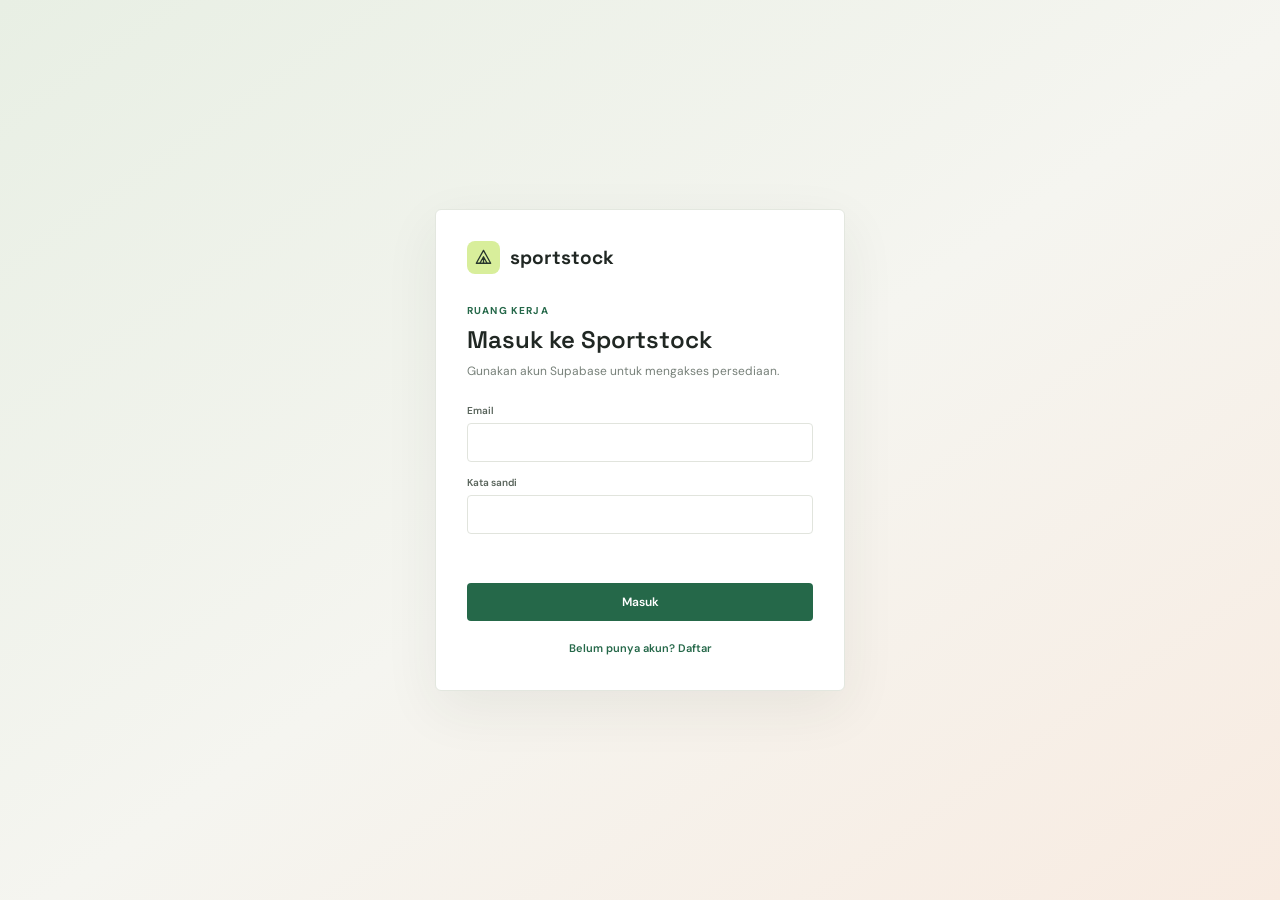
<file: index.html>
<!doctype html>
<html lang="id">
  <head>
    <meta charset="utf-8" />
    <meta name="viewport" content="width=device-width, initial-scale=1" />
    <meta http-equiv="refresh" content="0; url=./frontend/" />
    <title>Sportstock</title>
  </head>
  <body>
    <p>Membuka aplikasi Sportstock…</p>
    <p><a href="./frontend/">Klik di sini jika aplikasi tidak terbuka otomatis.</a></p>
    <script>
      window.location.replace(new URL("frontend/", window.location.href));
    </script>
  </body>
</html>
</file>
<file: frontend/styles.css>
:root {
  color-scheme: light;
  --paper: #f4f5f0;
  --white: #fff;
  --ink: #202723;
  --muted: #778079;
  --line: #e7e9e3;
  --green: #256849;
  --green-soft: #e7f1e9;
  --orange: #e37d48;
  --orange-soft: #fbefe7;
  --red: #c85048;
  --red-soft: #fbebea;
  --yellow: #b28a31;
  --yellow-soft: #f7f1df;
  --nav: #202c28;
  font-family: "DM Sans", sans-serif;
  font-synthesis: none;
  text-rendering: optimizeLegibility;
}

* { box-sizing: border-box; }
[hidden] { display: none !important; }
body { margin: 0; min-width: 320px; min-height: 100vh; background: var(--paper); color: var(--ink); }
button, input, select { font: inherit; }
button { color: inherit; }
.app-shell { min-height: 100vh; }
.sidebar { position: fixed; inset: 0 auto 0 0; z-index: 5; display: flex; width: 238px; flex-direction: column; padding: 28px 17px 18px; background: var(--nav); color: #fff; }
.brand { display: flex; align-items: center; gap: 10px; padding: 0 9px; color: #fff; font: 700 20px "Space Grotesk", sans-serif; text-decoration: none; letter-spacing: 0; }
.brand-mark { display: grid; width: 33px; height: 33px; place-items: center; border-radius: 10px; background: #d8ee9b; }
.brand-mark svg { width: 23px; fill: none; stroke: #26352d; stroke-linecap: round; stroke-linejoin: round; stroke-width: 1.8; }
.brand-light { color: #a7b2ab; font-weight: 500; }
.nav-label { margin: 49px 10px 12px; color: #91a097; font-size: 10px; font-weight: 700; letter-spacing: 1px; }
.main-nav { display: grid; gap: 5px; }
.nav-item { display: flex; min-height: 43px; align-items: center; gap: 13px; padding: 0 12px; border: 0; border-radius: 5px; background: transparent; color: #bac5be; cursor: pointer; text-align: left; font-size: 13px; }
.nav-item:hover { background: #2a3933; color: #fff; }
.nav-item.is-active { background: #35463e; color: #f2f7e9; }
.nav-icon { display: grid; width: 19px; place-items: center; color: #b4d180; font-size: 19px; line-height: 1; }
.sidebar-bottom { margin-top: auto; }
.sidebar-promo { min-height: 146px; padding: 15px 14px; border: 1px solid #3a4942; border-radius: 5px; background: radial-gradient(ellipse at 100% 0%, #45594a 0, transparent 65%), #293832; }
.promo-ball { display: grid; width: 29px; height: 29px; place-items: center; border: 1px solid #8ea66e; border-radius: 50%; color: #d6e4b3; font-size: 20px; }
.sidebar-promo p { margin: 14px 0 4px; font: 600 13px "Space Grotesk", sans-serif; }
.sidebar-promo span { color: #aebbb2; font-size: 11px; }
.connection-state { display: flex; align-items: center; gap: 8px; padding: 18px 6px 2px; color: #aebbb2; font-size: 11px; }
.connection-dot { width: 7px; height: 7px; border-radius: 50%; background: #d5b75c; box-shadow: 0 0 0 3px #d5b75c25; }
.connection-dot.is-online { background: #8bc997; box-shadow: 0 0 0 3px #8bc99725; }
.main-area { min-height: 100vh; margin-left: 238px; }
.topbar { position: sticky; top: 0; z-index: 3; display: flex; height: 66px; align-items: center; justify-content: space-between; padding: 0 37px; border-bottom: 1px solid var(--line); background: #f8f8f5ee; backdrop-filter: blur(12px); }
.breadcrumb { display: flex; align-items: center; gap: 10px; color: #969e98; font-size: 12px; }
.breadcrumb strong { color: #353e38; font-weight: 600; }
.breadcrumb-divider { color: #c4c9c2; }
.topbar-right { display: flex; align-items: center; gap: 17px; }
.today-label { color: #717a73; font-size: 11px; }
.avatar { display: grid; width: 31px; height: 31px; place-items: center; border: 1px solid #dce2d9; border-radius: 50%; background: #e8eee3; color: #45604a; font-size: 10px; font-weight: 700; }
.sign-out { border: 0; background: transparent; color: var(--green); cursor: pointer; font-size: 11px; font-weight: 600; }
.mobile-menu { display: none !important; }
.page-content { width: min(1220px, 100%); margin: auto; padding: 33px 38px 54px; }
.page-heading { display: flex; align-items: end; justify-content: space-between; gap: 20px; margin-bottom: 25px; }
.eyebrow { margin: 0 0 7px; color: var(--green); font-size: 10px; font-weight: 700; letter-spacing: 1.15px; text-transform: uppercase; }
h1, h2, h3, p { margin-top: 0; }
h1 { margin-bottom: 5px; font: 600 27px "Space Grotesk", sans-serif; letter-spacing: 0; }
.page-subtitle { margin: 0; color: var(--muted); font-size: 12px; }
.button { display: inline-flex; min-height: 38px; align-items: center; justify-content: center; gap: 8px; padding: 0 14px; border: 1px solid transparent; border-radius: 4px; cursor: pointer; font-size: 12px; font-weight: 600; transition: background .16s ease, transform .16s ease; }
.button:active { transform: translateY(1px); }
.button-primary { background: var(--green); color: #fff; }
.button-primary:hover { background: #1c573b; }
.button-secondary { border-color: #dfe3dc; background: #fff; color: #47514a; }
.button-secondary:hover { background: #f5f6f2; }
.button-icon { font-size: 17px; font-weight: 400; }
.metrics-grid { display: grid; grid-template-columns: repeat(4, minmax(0, 1fr)); gap: 13px; margin-bottom: 20px; }
.metric-card { min-height: 119px; padding: 16px 17px 14px; border: 1px solid var(--line); border-radius: 5px; background: var(--white); }
.metric-top { display: flex; align-items: center; justify-content: space-between; color: #737d75; font-size: 11px; }
.metric-symbol { display: grid; width: 28px; height: 28px; place-items: center; border-radius: 4px; background: #eff3e9; color: #537548; font-size: 15px; }
.metric-card.warning .metric-symbol { background: var(--orange-soft); color: var(--orange); }
.metric-card.danger .metric-symbol { background: var(--red-soft); color: var(--red); }
.metric-card .metric-value { display: block; margin-top: 12px; font: 600 25px "Space Grotesk", sans-serif; }
.metric-note { display: block; margin-top: 1px; color: #929991; font-size: 10px; }
.overview-grid { display: grid; grid-template-columns: minmax(0, 1.72fr) minmax(235px, .88fr); gap: 16px; align-items: stretch; margin-bottom: 17px; }
.panel { min-width: 0; border: 1px solid var(--line); border-radius: 5px; background: #fff; }
.panel-header { display: flex; min-height: 61px; align-items: center; justify-content: space-between; gap: 12px; padding: 12px 17px; border-bottom: 1px solid #eef0eb; }
.panel-title { margin: 0; font: 600 14px "Space Grotesk", sans-serif; }
.panel-description { margin: 4px 0 0; color: #8a938c; font-size: 10px; }
.text-link { border: 0; background: none; color: var(--green); cursor: pointer; font-size: 11px; font-weight: 600; text-decoration: none; white-space: nowrap; }
.text-link:hover { text-decoration: underline; }
.table-wrap { width: 100%; overflow-x: auto; }
table { width: 100%; border-collapse: collapse; text-align: left; }
th { padding: 10px 15px; color: #8b938d; font-size: 9px; font-weight: 600; letter-spacing: .35px; text-transform: uppercase; white-space: nowrap; }
td { padding: 11px 15px; border-top: 1px solid #f0f1ed; color: #535e56; font-size: 11px; white-space: nowrap; }
.product-cell { display: flex; min-width: 150px; align-items: center; gap: 9px; }
.product-thumb { display: grid; width: 31px; height: 31px; flex: 0 0 31px; place-items: center; border-radius: 4px; background: #edf1e9; color: #577149; font-size: 13px; }
.product-thumb.orange { background: #f8eee6; color: #b97143; }
.product-thumb.blue { background: #e9eff0; color: #547178; }
.product-thumb.yellow { background: #f7f1df; color: #aa8b3e; }
.product-name { color: #303a33; font-weight: 600; }
.product-sku { display: block; margin-top: 3px; color: #969d97; font-size: 9px; }
.stock-cell { color: #303a33; font-weight: 600; }
.stock-unit { color: #909891; font-weight: 400; }
.status-pill { display: inline-flex; align-items: center; gap: 5px; padding: 4px 7px; border-radius: 3px; background: var(--green-soft); color: #4e7957; font-size: 9px; font-weight: 600; }
.status-pill::before { width: 5px; height: 5px; border-radius: 50%; background: currentColor; content: ""; }
.status-pill.low { background: var(--yellow-soft); color: var(--yellow); }
.status-pill.out { background: var(--red-soft); color: var(--red); }
.activity-list { padding: 3px 16px 7px; }
.activity-item { display: flex; gap: 10px; padding: 12px 0; border-bottom: 1px solid #f0f1ed; }
.activity-item:last-child { border: 0; }
.activity-mark { display: grid; width: 28px; height: 28px; flex: 0 0 28px; place-items: center; border-radius: 4px; background: var(--green-soft); color: var(--green); font-size: 14px; }
.activity-mark.out { background: var(--orange-soft); color: #bd7042; }
.activity-name { overflow: hidden; color: #424b44; font-size: 10px; font-weight: 600; text-overflow: ellipsis; white-space: nowrap; }
.activity-meta { display: block; margin-top: 4px; color: #939b94; font-size: 9px; }
.activity-quantity { margin-left: auto; padding-top: 2px; color: var(--green); font-size: 10px; font-weight: 700; white-space: nowrap; }
.activity-quantity.out { color: #bf7045; }
.lower-grid { display: grid; grid-template-columns: minmax(0, 1.3fr) minmax(240px, 1fr); gap: 16px; }
.category-list { padding: 13px 17px 15px; }
.category-row { display: grid; grid-template-columns: 110px 1fr 32px; align-items: center; gap: 12px; margin: 10px 0; color: #647067; font-size: 10px; }
.category-track { height: 6px; overflow: hidden; border-radius: 10px; background: #f0f1ec; }
.category-fill { height: 100%; border-radius: inherit; background: #71956a; }
.category-fill:nth-child(2n) { background: #d78a58; }
.category-count { color: #333e36; text-align: right; font-weight: 600; }
.attention-panel { display: flex; min-height: 156px; align-items: center; gap: 14px; padding: 19px; background: #283831; color: #fff; }
.attention-mark { display: grid; width: 37px; height: 37px; flex: 0 0 37px; place-items: center; border-radius: 50%; background: #dcecae; color: #435643; font-size: 18px; }
.attention-panel h3 { margin: 0 0 5px; font: 600 13px "Space Grotesk", sans-serif; }
.attention-panel p { margin: 0; color: #b8c2b9; font-size: 10px; line-height: 1.55; }
.attention-panel .text-link { display: inline-block; margin-top: 12px; color: #dcecae; }
.toolbar { display: flex; align-items: center; gap: 9px; margin-bottom: 13px; }
.search-wrap { position: relative; flex: 1; }
.search-icon { position: absolute; top: 50%; left: 12px; color: #919992; font-size: 15px; transform: translateY(-50%); pointer-events: none; }
.field, .select-field { width: 100%; height: 37px; padding: 0 11px; border: 1px solid #e1e4dd; border-radius: 4px; outline: none; background: #fff; color: #39433c; font-size: 11px; }
.search-wrap .field { padding-left: 34px; }
.field:focus, .select-field:focus { border-color: #6b967b; box-shadow: 0 0 0 3px #25684912; }
.filter-select { width: 160px; }
.table-panel { overflow: hidden; }
.table-panel table td, .table-panel table th { padding-right: 17px; padding-left: 17px; }
.row-action { border: 0; background: none; color: var(--green); cursor: pointer; font-size: 10px; font-weight: 600; }
.empty-state { padding: 35px 15px; color: #8d968e; text-align: center; font-size: 11px; }
.report-grid { display: grid; grid-template-columns: repeat(2, minmax(0, 1fr)); gap: 15px; }
.report-card { min-height: 205px; padding: 18px; }
.report-card .panel-title { margin-bottom: 15px; }
.report-stat { display: flex; justify-content: space-between; padding: 12px 0; border-top: 1px solid #eef0eb; color: #69736b; font-size: 11px; }
.report-stat strong { color: #303a33; }
.modal-backdrop { position: fixed; inset: 0; z-index: 10; display: grid; place-items: center; padding: 18px; background: #16221dc2; animation: fade-in .16s ease-out; }
.modal { width: min(440px, 100%); max-height: min(680px, 92vh); overflow-y: auto; border-radius: 6px; background: #fff; box-shadow: 0 22px 75px #10171335; animation: rise-in .2s ease-out; }
.modal-header { display: flex; align-items: start; justify-content: space-between; padding: 20px 22px 14px; border-bottom: 1px solid var(--line); }
.modal-header h2 { margin: 0; font: 600 17px "Space Grotesk", sans-serif; }
.modal-header p { margin: 5px 0 0; color: #818b83; font-size: 10px; }
.modal-close { width: 29px; height: 29px; border: 1px solid #eceee9; border-radius: 4px; background: #fff; cursor: pointer; color: #657067; font-size: 16px; }
.modal-form { display: grid; gap: 14px; padding: 18px 22px 22px; }
.form-field { display: grid; gap: 6px; }
.form-field label { color: #58635a; font-size: 10px; font-weight: 600; }
.form-field .field, .form-field .select-field { height: 39px; }
.form-grid { display: grid; grid-template-columns: 1fr 1fr; gap: 11px; }
.modal-actions { display: flex; justify-content: end; gap: 8px; margin-top: 3px; }
.toast-root { position: fixed; right: 20px; bottom: 20px; z-index: 20; display: grid; gap: 8px; }
.toast { padding: 12px 16px; border: 1px solid #d7e2d5; border-radius: 4px; background: #fff; box-shadow: 0 8px 30px #16221d15; color: #345640; font-size: 11px; animation: rise-in .2s ease-out; }
.toast.error { border-color: #efd4d1; color: #a84740; }
.auth-screen { display: grid; min-height: 100vh; place-items: center; padding: 24px; background: linear-gradient(145deg, #e8efe4 0%, #f5f5f0 52%, #f8ebe1 100%); }
.auth-card { width: min(410px, 100%); padding: 31px; border: 1px solid #e3e7df; border-radius: 6px; background: #fff; box-shadow: 0 18px 55px #26372c12; }
.auth-brand { display: flex; align-items: center; gap: 10px; margin-bottom: 30px; font: 700 19px "Space Grotesk", sans-serif; }
.auth-brand .brand-mark { display: grid; width: 33px; height: 33px; place-items: center; border-radius: 8px; background: #d8ee9b; }
.auth-brand svg { width: 23px; fill: none; stroke: #26352d; stroke-linecap: round; stroke-linejoin: round; stroke-width: 1.8; }
.auth-card h1 { margin-bottom: 7px; font-size: 24px; }
.auth-description { margin-bottom: 22px; color: var(--muted); font-size: 12px; line-height: 1.6; }
.auth-form { display: grid; gap: 14px; }
.auth-form .button { width: 100%; margin-top: 3px; }
.auth-switch { display: block; margin: 16px auto 0; padding: 4px; border: 0; background: transparent; color: var(--green); cursor: pointer; font-size: 11px; font-weight: 600; }
.auth-switch:hover { text-decoration: underline; }
.auth-message { min-height: 18px; margin: 0; color: #68746b; font-size: 11px; line-height: 1.55; }
.auth-message.is-error { color: var(--red); }
.auth-help { margin: 18px 0 0; color: #858e87; font-size: 10px; line-height: 1.6; }
.mobile-backdrop { display: none; }
@keyframes fade-in { from { opacity: 0; } to { opacity: 1; } }
@keyframes rise-in { from { opacity: 0; transform: translateY(7px); } to { opacity: 1; transform: translateY(0); } }

@media (min-width: 1450px) { .page-content { padding-top: 42px; } }
@media (max-width: 1120px) {
  .sidebar { width: 208px; }
  .main-area { margin-left: 208px; }
  .page-content { padding-right: 25px; padding-left: 25px; }
  .topbar { padding-right: 25px; padding-left: 25px; }
  .metrics-grid { grid-template-columns: repeat(2, minmax(0, 1fr)); }
}
@media (max-width: 760px) {
  .sidebar { width: 238px; transform: translateX(-100%); transition: transform .2s ease; }
  .sidebar.is-open { transform: translateX(0); }
  .main-area { margin-left: 0; }
  .topbar { height: 58px; padding: 0 17px; }
  .mobile-menu { display: grid !important; width: 30px; height: 30px; place-items: center; border: 0; background: transparent; cursor: pointer; color: #48554c; font-size: 18px; }
  .breadcrumb { margin-right: auto; margin-left: 8px; }
  .today-label { display: none; }
  .page-content { padding: 26px 17px 38px; }
  .page-heading { align-items: start; }
  h1 { font-size: 24px; }
  .overview-grid, .lower-grid { grid-template-columns: 1fr; }
  .attention-panel { min-height: 126px; }
  .mobile-backdrop.is-visible { position: fixed; inset: 0; z-index: 4; display: block; background: #101b1666; }
}
@media (max-width: 480px) {
  .metrics-grid { gap: 9px; }
  .metric-card { min-height: 106px; padding: 12px; }
  .metric-card .metric-value { font-size: 22px; }
  .page-heading { flex-wrap: wrap; }
  .page-heading > .button { width: 100%; }
  .toolbar { flex-wrap: wrap; }
  .search-wrap { min-width: 100%; }
  .filter-select { flex: 1; width: auto; }
  .report-grid { grid-template-columns: 1fr; }
  .category-row { grid-template-columns: 88px 1fr 25px; }
}
</file>
